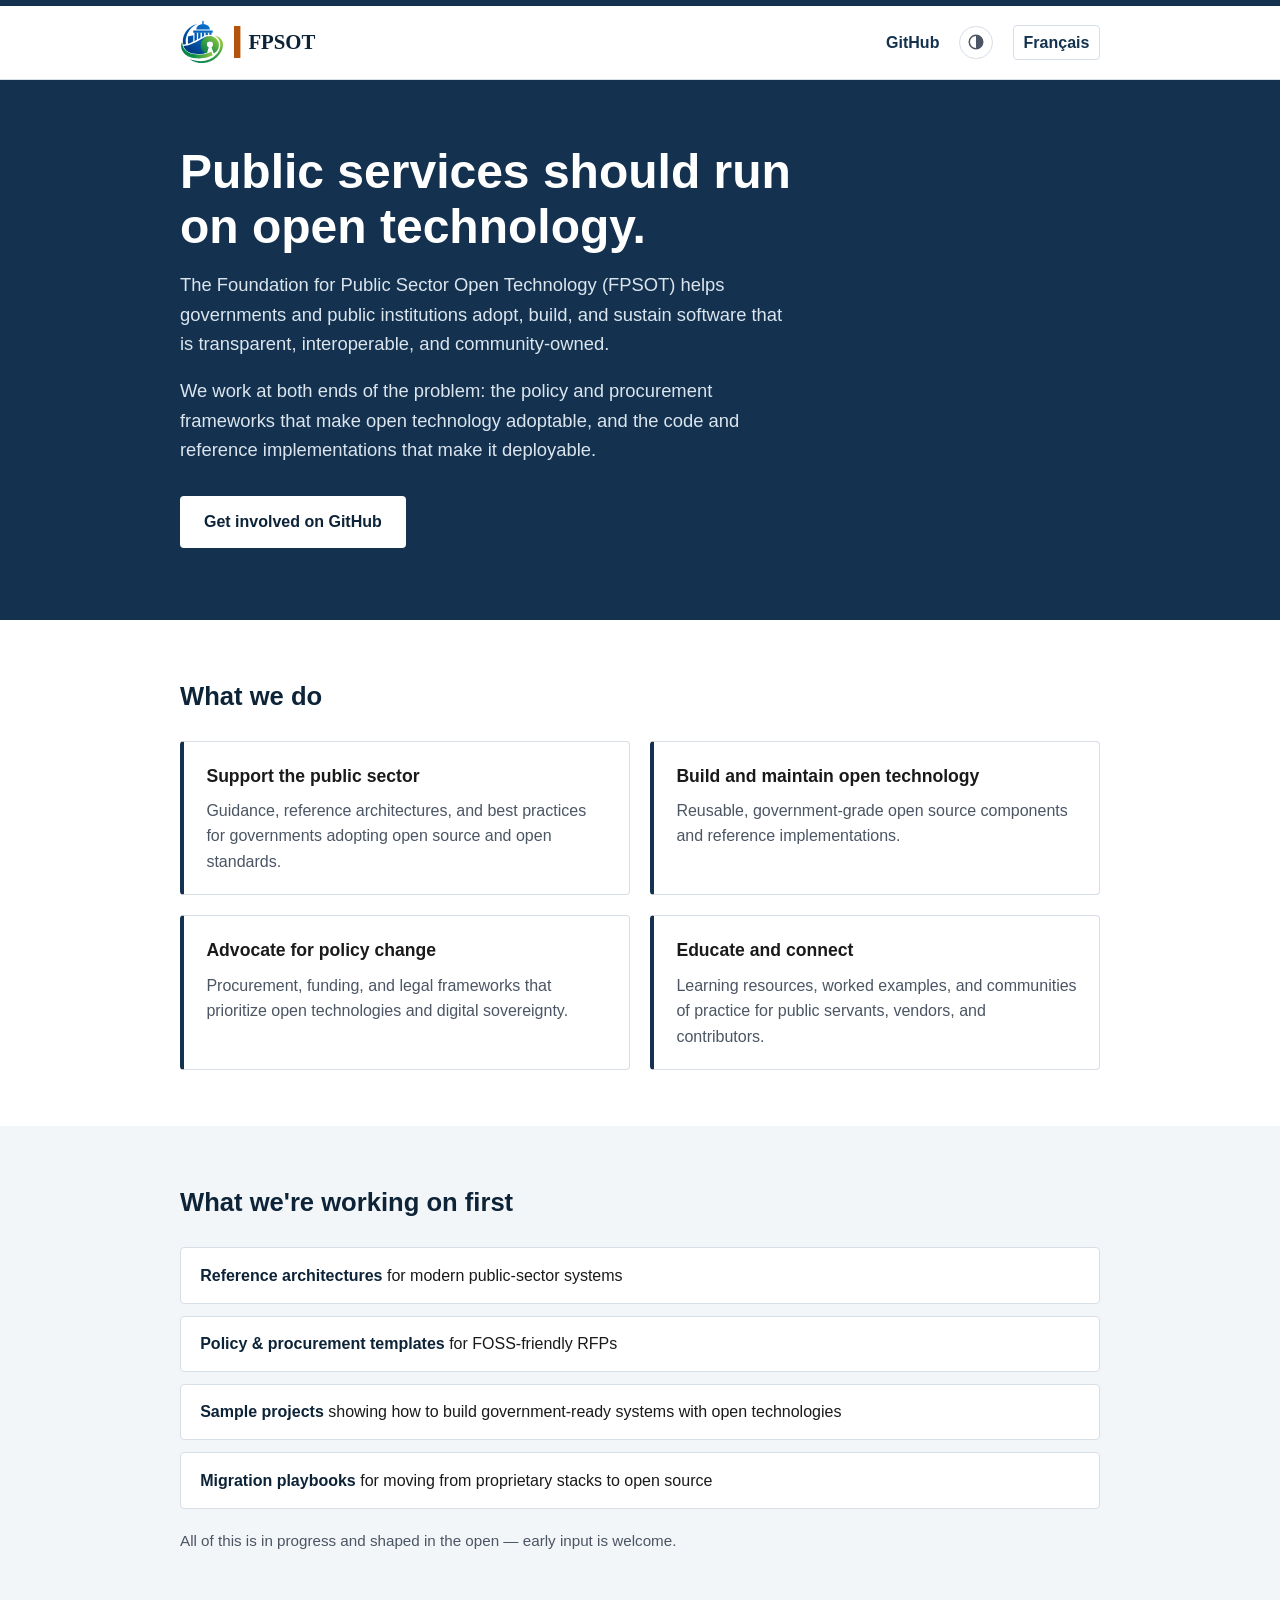
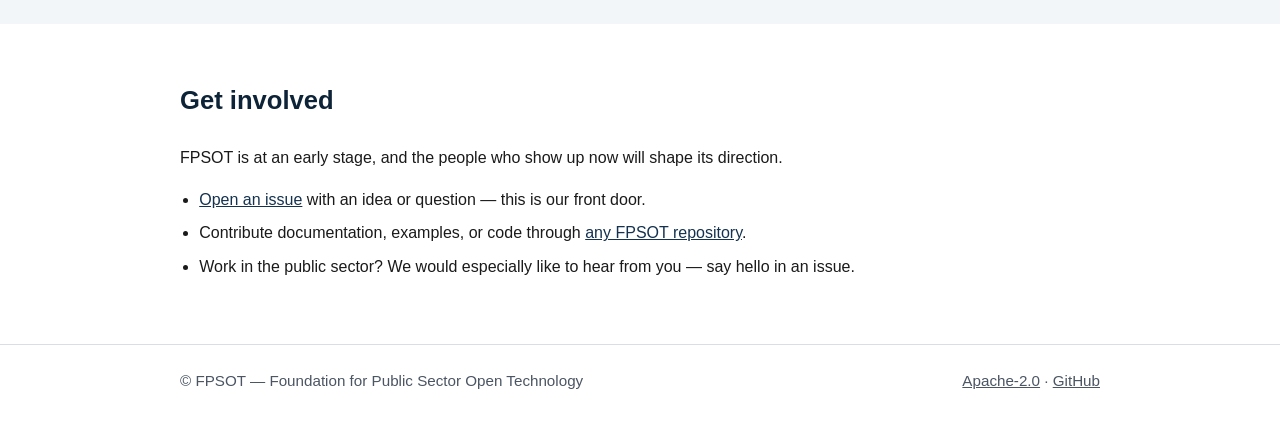
<file: index.html>
<!DOCTYPE html>
<html lang="en">
<head>
  <meta charset="utf-8">
  <meta name="viewport" content="width=device-width, initial-scale=1">
  <title>FPSOT — Foundation for Public Sector Open Technology</title>
  <meta name="description" content="FPSOT helps governments and public institutions adopt, build, and sustain free and open technologies.">
  <link rel="canonical" href="https://fpsot.org/">
  <link rel="alternate" hreflang="en" href="https://fpsot.org/">
  <link rel="alternate" hreflang="fr" href="https://fpsot.org/fr/">
  <link rel="alternate" hreflang="x-default" href="https://fpsot.org/">
  <meta property="og:type" content="website">
  <meta property="og:title" content="FPSOT — Foundation for Public Sector Open Technology">
  <meta property="og:description" content="Where public sector meets open innovation. Helping governments adopt, build, and sustain free and open technologies.">
  <meta property="og:url" content="https://fpsot.org/">
  <link rel="icon" href="assets/fpsot-logo.svg" type="image/svg+xml">
  <meta name="theme-color" content="#ffffff" media="(prefers-color-scheme: light)">
  <meta name="theme-color" content="#0e1620" media="(prefers-color-scheme: dark)">
  <link rel="stylesheet" href="assets/style.css">
  <script>
    (function () {
      try {
        var s = localStorage.getItem("fpsot-color-scheme");
        if (s === "light" || s === "dark") document.documentElement.dataset.theme = s;
      } catch (e) {}
    })();
  </script>
  <script src="assets/js/theme.js" defer></script>
</head>
<body>
  <header class="site-header">
    <div class="container">
      <a class="brand" href="/"><img class="emblem" src="assets/fpsot-logo.svg" alt=""><svg class="wordmark" viewBox="0 0 132 40" role="img" aria-label="FPSOT home"><rect class="bar" x="0" y="0" width="8" height="40"/><text x="18" y="29" font-family="Georgia, 'Times New Roman', serif" font-size="26" font-weight="bold">FPSOT</text></svg></a>
      <nav aria-label="Site">
        <a href="https://github.com/fpsot-org">GitHub</a>
        <button class="theme-toggle" id="theme-toggle" type="button" hidden>
          <svg class="icon-system" viewBox="0 0 24 24" width="18" height="18" aria-hidden="true" focusable="false" fill="none" stroke="currentColor" stroke-width="2"><circle cx="12" cy="12" r="9"/><path d="M 12 3 a 9 9 0 0 1 0 18 Z" fill="currentColor" stroke="none"/></svg>
          <svg class="icon-light" viewBox="0 0 24 24" width="18" height="18" aria-hidden="true" focusable="false" fill="none" stroke="currentColor" stroke-width="2" stroke-linecap="round"><circle cx="12" cy="12" r="5"/><path d="M12 1v2M12 21v2M4.22 4.22l1.42 1.42M18.36 18.36l1.42 1.42M1 12h2M21 12h2M4.22 19.78l1.42-1.42M18.36 5.64l1.42-1.42"/></svg>
          <svg class="icon-dark" viewBox="0 0 24 24" width="18" height="18" aria-hidden="true" focusable="false" fill="none" stroke="currentColor" stroke-width="2" stroke-linejoin="round"><path d="M21 12.79A9 9 0 1 1 11.21 3 7 7 0 0 0 21 12.79z"/></svg>
        </button>
        <a class="lang-switch" href="/fr/" lang="fr" hreflang="fr">Français</a>
      </nav>
    </div>
  </header>

  <main>
    <section class="hero">
      <div class="container">
        <h1>Public services should run on open technology.</h1>
        <p>The Foundation for Public Sector Open Technology (FPSOT) helps governments and public institutions adopt, build, and sustain software that is transparent, interoperable, and community-owned.</p>
        <p>We work at both ends of the problem: the policy and procurement frameworks that make open technology adoptable, and the code and reference implementations that make it deployable.</p>
        <a class="cta-button" href="https://github.com/fpsot-org">Get involved on GitHub</a>
      </div>
    </section>

    <section class="pillars" id="what-we-do">
      <div class="container">
        <h2>What we do</h2>
        <div class="grid">
          <div class="card">
            <h3>Support the public sector</h3>
            <p>Guidance, reference architectures, and best practices for governments adopting open source and open standards.</p>
          </div>
          <div class="card">
            <h3>Build and maintain open technology</h3>
            <p>Reusable, government-grade open source components and reference implementations.</p>
          </div>
          <div class="card">
            <h3>Advocate for policy change</h3>
            <p>Procurement, funding, and legal frameworks that prioritize open technologies and digital sovereignty.</p>
          </div>
          <div class="card">
            <h3>Educate and connect</h3>
            <p>Learning resources, worked examples, and communities of practice for public servants, vendors, and contributors.</p>
          </div>
        </div>
      </div>
    </section>

    <section class="focus" id="focus-areas">
      <div class="container">
        <h2>What we're working on first</h2>
        <ul class="focus-list">
          <li><strong>Reference architectures</strong> for modern public-sector systems</li>
          <li><strong>Policy &amp; procurement templates</strong> for FOSS-friendly RFPs</li>
          <li><strong>Sample projects</strong> showing how to build government-ready systems with open technologies</li>
          <li><strong>Migration playbooks</strong> for moving from proprietary stacks to open source</li>
        </ul>
        <p class="status">All of this is in progress and shaped in the open — early input is welcome.</p>
      </div>
    </section>

    <section class="get-involved" id="get-involved">
      <div class="container">
        <h2>Get involved</h2>
        <p>FPSOT is at an early stage, and the people who show up now will shape its direction.</p>
        <ul>
          <li><a href="https://github.com/fpsot-org/.github/issues">Open an issue</a> with an idea or question — this is our front door.</li>
          <li>Contribute documentation, examples, or code through <a href="https://github.com/fpsot-org">any FPSOT repository</a>.</li>
          <li>Work in the public sector? We would especially like to hear from you — say hello in an issue.</li>
        </ul>
      </div>
    </section>
  </main>

  <footer class="site-footer">
    <div class="container">
      <span>© FPSOT — Foundation for Public Sector Open Technology</span>
      <span><a href="https://github.com/fpsot-org/fpsot-org.github.io/blob/main/LICENSE">Apache-2.0</a> · <a href="https://github.com/fpsot-org">GitHub</a></span>
    </div>
  </footer>
</body>
</html>
</file>
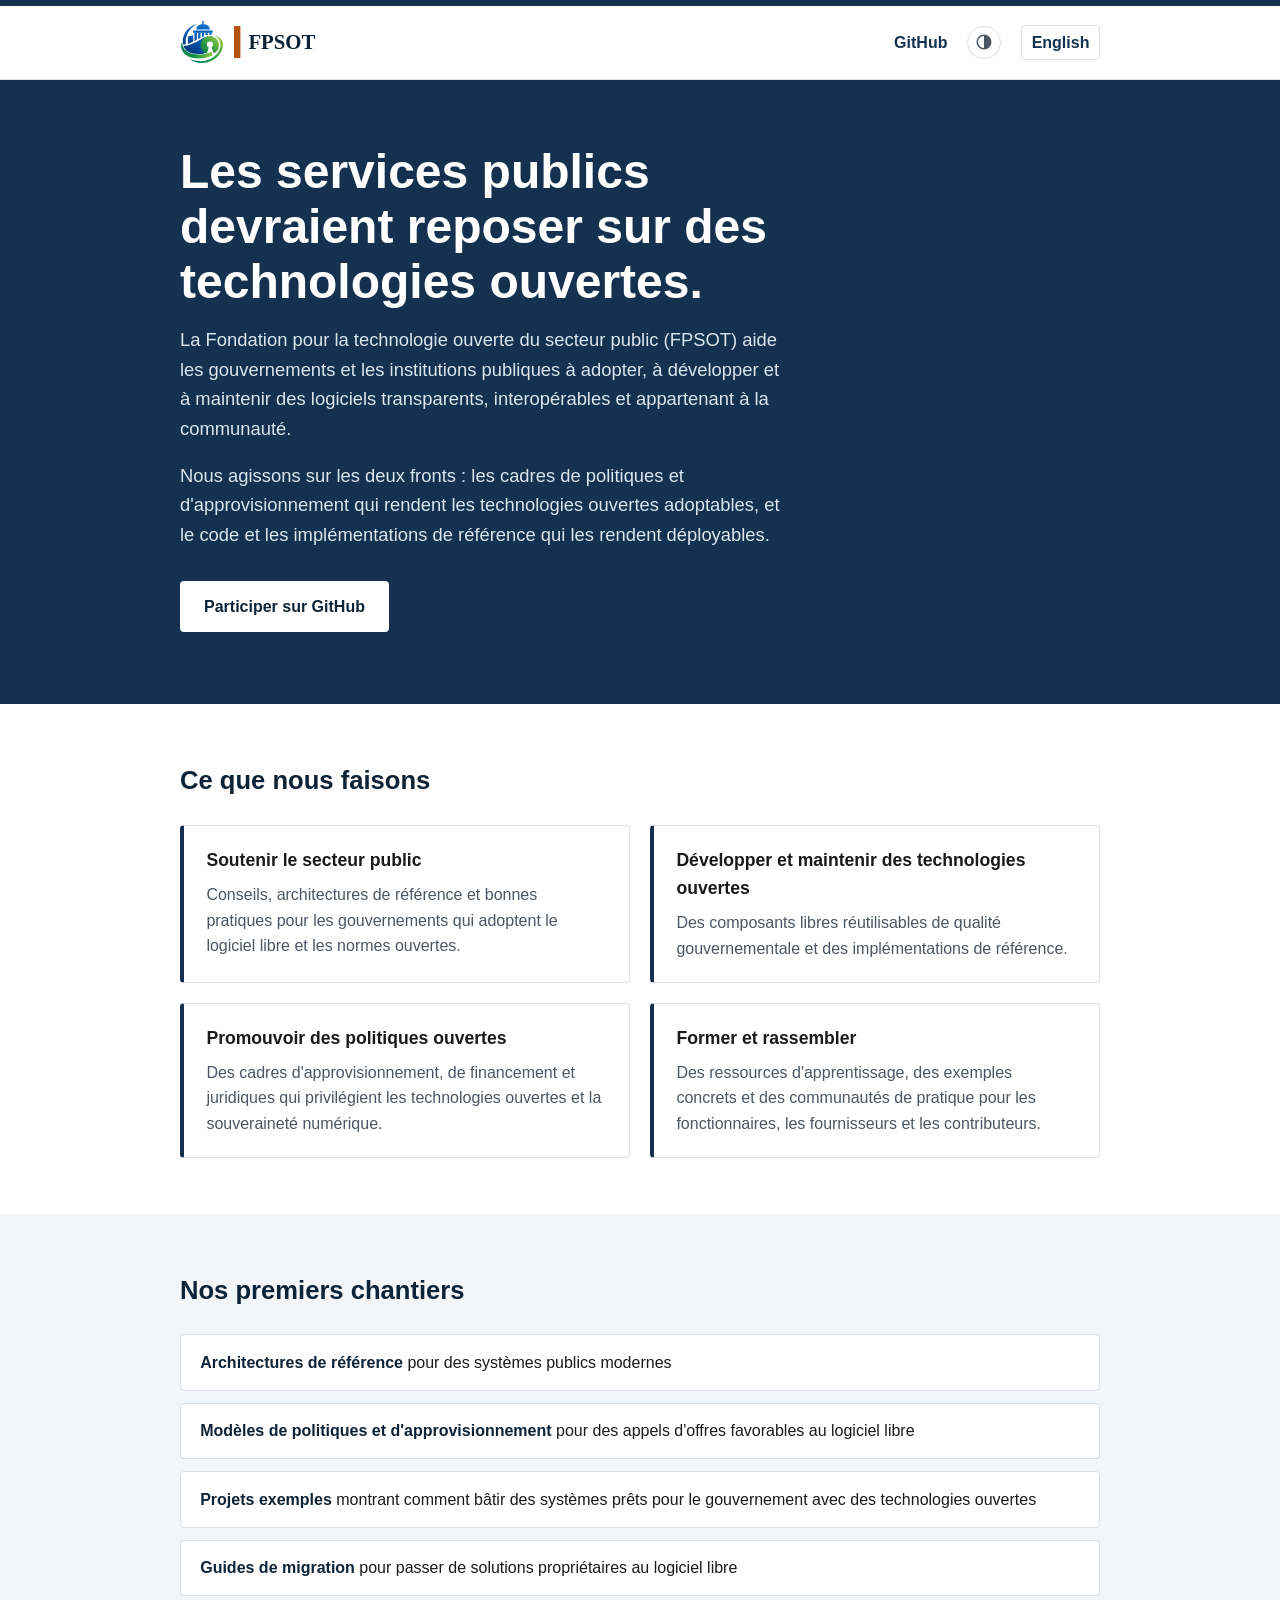
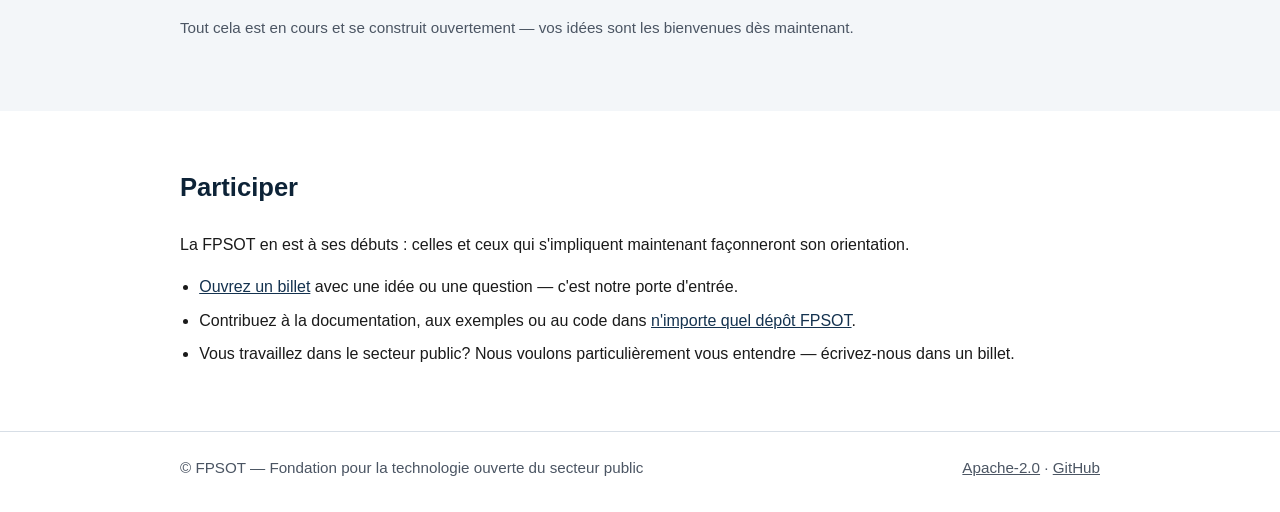
<file: fr/index.html>
<!DOCTYPE html>
<html lang="fr">
<head>
  <meta charset="utf-8">
  <meta name="viewport" content="width=device-width, initial-scale=1">
  <title>FPSOT — Fondation pour la technologie ouverte du secteur public</title>
  <meta name="description" content="La FPSOT aide les gouvernements et les institutions publiques à adopter, à développer et à maintenir des technologies libres et ouvertes.">
  <link rel="canonical" href="https://fpsot.org/fr/">
  <link rel="alternate" hreflang="en" href="https://fpsot.org/">
  <link rel="alternate" hreflang="fr" href="https://fpsot.org/fr/">
  <link rel="alternate" hreflang="x-default" href="https://fpsot.org/">
  <meta property="og:type" content="website">
  <meta property="og:title" content="FPSOT — Fondation pour la technologie ouverte du secteur public">
  <meta property="og:description" content="Là où le secteur public rencontre l'innovation ouverte. Aider les gouvernements à adopter, à développer et à maintenir des technologies libres et ouvertes.">
  <meta property="og:url" content="https://fpsot.org/fr/">
  <link rel="icon" href="../assets/fpsot-logo.svg" type="image/svg+xml">
  <meta name="theme-color" content="#ffffff" media="(prefers-color-scheme: light)">
  <meta name="theme-color" content="#0e1620" media="(prefers-color-scheme: dark)">
  <link rel="stylesheet" href="../assets/style.css">
  <script>
    (function () {
      try {
        var s = localStorage.getItem("fpsot-color-scheme");
        if (s === "light" || s === "dark") document.documentElement.dataset.theme = s;
      } catch (e) {}
    })();
  </script>
  <script src="../assets/js/theme.js" defer></script>
</head>
<body>
  <header class="site-header">
    <div class="container">
      <a class="brand" href="/fr/"><img class="emblem" src="../assets/fpsot-logo.svg" alt=""><svg class="wordmark" viewBox="0 0 132 40" role="img" aria-label="Accueil FPSOT"><rect class="bar" x="0" y="0" width="8" height="40"/><text x="18" y="29" font-family="Georgia, 'Times New Roman', serif" font-size="26" font-weight="bold">FPSOT</text></svg></a>
      <nav aria-label="Site">
        <a href="https://github.com/fpsot-org">GitHub</a>
        <button class="theme-toggle" id="theme-toggle" type="button" hidden>
          <svg class="icon-system" viewBox="0 0 24 24" width="18" height="18" aria-hidden="true" focusable="false" fill="none" stroke="currentColor" stroke-width="2"><circle cx="12" cy="12" r="9"/><path d="M 12 3 a 9 9 0 0 1 0 18 Z" fill="currentColor" stroke="none"/></svg>
          <svg class="icon-light" viewBox="0 0 24 24" width="18" height="18" aria-hidden="true" focusable="false" fill="none" stroke="currentColor" stroke-width="2" stroke-linecap="round"><circle cx="12" cy="12" r="5"/><path d="M12 1v2M12 21v2M4.22 4.22l1.42 1.42M18.36 18.36l1.42 1.42M1 12h2M21 12h2M4.22 19.78l1.42-1.42M18.36 5.64l1.42-1.42"/></svg>
          <svg class="icon-dark" viewBox="0 0 24 24" width="18" height="18" aria-hidden="true" focusable="false" fill="none" stroke="currentColor" stroke-width="2" stroke-linejoin="round"><path d="M21 12.79A9 9 0 1 1 11.21 3 7 7 0 0 0 21 12.79z"/></svg>
        </button>
        <a class="lang-switch" href="/" lang="en" hreflang="en">English</a>
      </nav>
    </div>
  </header>

  <main>
    <section class="hero">
      <div class="container">
        <h1>Les services publics devraient reposer sur des technologies ouvertes.</h1>
        <p>La Fondation pour la technologie ouverte du secteur public (FPSOT) aide les gouvernements et les institutions publiques à adopter, à développer et à maintenir des logiciels transparents, interopérables et appartenant à la communauté.</p>
        <p>Nous agissons sur les deux fronts : les cadres de politiques et d'approvisionnement qui rendent les technologies ouvertes adoptables, et le code et les implémentations de référence qui les rendent déployables.</p>
        <a class="cta-button" href="https://github.com/fpsot-org">Participer sur GitHub</a>
      </div>
    </section>

    <section class="pillars" id="what-we-do">
      <div class="container">
        <h2>Ce que nous faisons</h2>
        <div class="grid">
          <div class="card">
            <h3>Soutenir le secteur public</h3>
            <p>Conseils, architectures de référence et bonnes pratiques pour les gouvernements qui adoptent le logiciel libre et les normes ouvertes.</p>
          </div>
          <div class="card">
            <h3>Développer et maintenir des technologies ouvertes</h3>
            <p>Des composants libres réutilisables de qualité gouvernementale et des implémentations de référence.</p>
          </div>
          <div class="card">
            <h3>Promouvoir des politiques ouvertes</h3>
            <p>Des cadres d'approvisionnement, de financement et juridiques qui privilégient les technologies ouvertes et la souveraineté numérique.</p>
          </div>
          <div class="card">
            <h3>Former et rassembler</h3>
            <p>Des ressources d'apprentissage, des exemples concrets et des communautés de pratique pour les fonctionnaires, les fournisseurs et les contributeurs.</p>
          </div>
        </div>
      </div>
    </section>

    <section class="focus" id="focus-areas">
      <div class="container">
        <h2>Nos premiers chantiers</h2>
        <ul class="focus-list">
          <li><strong>Architectures de référence</strong> pour des systèmes publics modernes</li>
          <li><strong>Modèles de politiques et d'approvisionnement</strong> pour des appels d'offres favorables au logiciel libre</li>
          <li><strong>Projets exemples</strong> montrant comment bâtir des systèmes prêts pour le gouvernement avec des technologies ouvertes</li>
          <li><strong>Guides de migration</strong> pour passer de solutions propriétaires au logiciel libre</li>
        </ul>
        <p class="status">Tout cela est en cours et se construit ouvertement — vos idées sont les bienvenues dès maintenant.</p>
      </div>
    </section>

    <section class="get-involved" id="get-involved">
      <div class="container">
        <h2>Participer</h2>
        <p>La FPSOT en est à ses débuts : celles et ceux qui s'impliquent maintenant façonneront son orientation.</p>
        <ul>
          <li><a href="https://github.com/fpsot-org/.github/issues">Ouvrez un billet</a> avec une idée ou une question — c'est notre porte d'entrée.</li>
          <li>Contribuez à la documentation, aux exemples ou au code dans <a href="https://github.com/fpsot-org">n'importe quel dépôt FPSOT</a>.</li>
          <li>Vous travaillez dans le secteur public? Nous voulons particulièrement vous entendre — écrivez-nous dans un billet.</li>
        </ul>
      </div>
    </section>
  </main>

  <footer class="site-footer">
    <div class="container">
      <span>© FPSOT — Fondation pour la technologie ouverte du secteur public</span>
      <span><a href="https://github.com/fpsot-org/fpsot-org.github.io/blob/main/LICENSE">Apache-2.0</a> · <a href="https://github.com/fpsot-org">GitHub</a></span>
    </div>
  </footer>
</body>
</html>
</file>
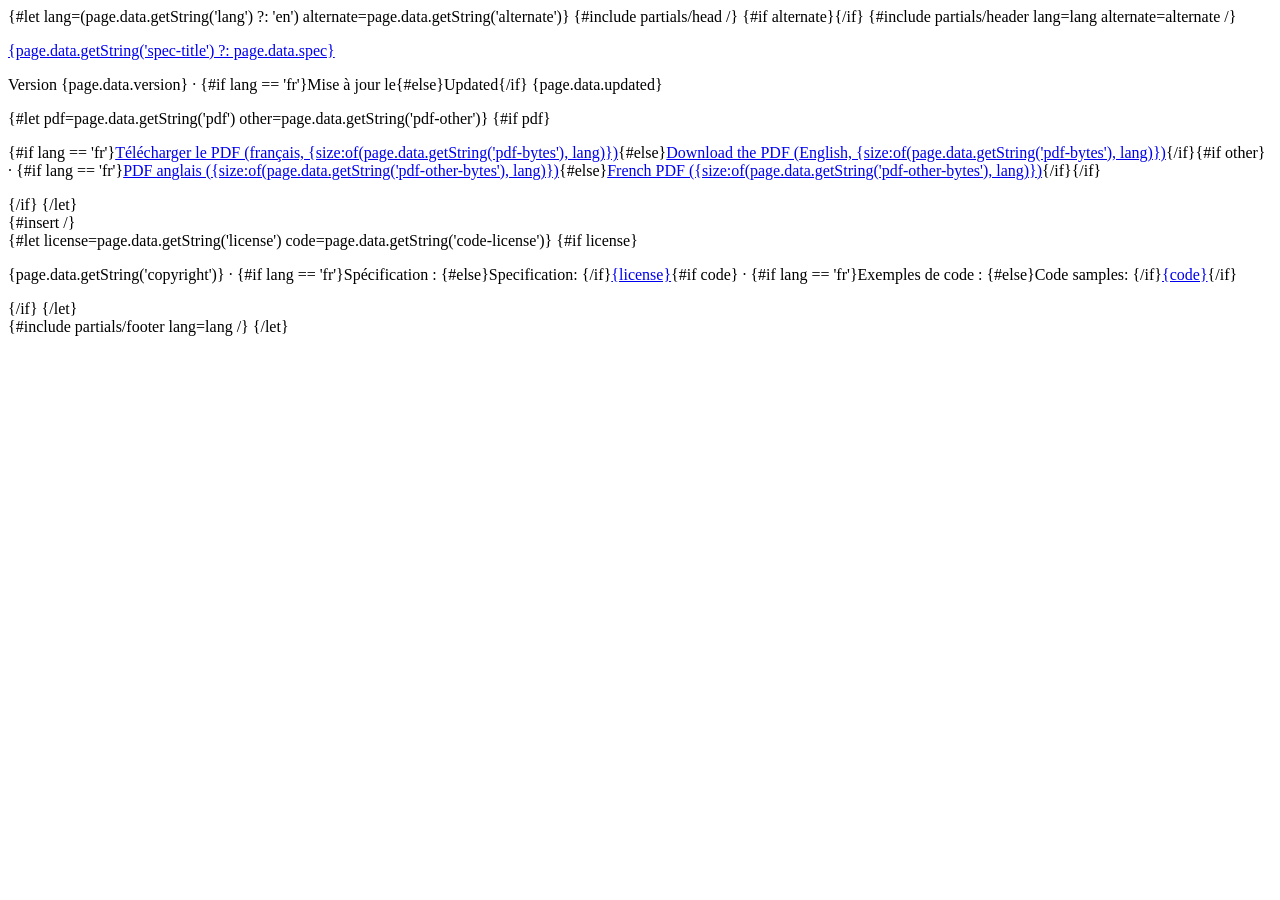
<file: templates/layouts/spec.html>
{#let lang=(page.data.getString('lang') ?: 'en') alternate=page.data.getString('alternate')}
<!DOCTYPE html>
<html lang="{lang}">
<head>
{#include partials/head /}
  <title>{page.title} — FPSOT</title>
  <link rel="canonical" href="https://fpsot.org{page.url.path}">
  {#if alternate}<link rel="alternate" hreflang="{#if lang == 'fr'}en{#else}fr{/if}" href="https://fpsot.org{alternate}">{/if}
</head>
<body>
{#include partials/header lang=lang alternate=alternate /}
  <main class="spec-page">
    <div class="container">
      <p class="spec-crumb"><a href="{#if lang == 'fr'}/fr{/if}/{page.data.spec}/">{page.data.getString('spec-title') ?: page.data.spec}</a></p>
      <p class="spec-meta">Version {page.data.version} · {#if lang == 'fr'}Mise à jour le{#else}Updated{/if} <time datetime="{page.data.updated}">{page.data.updated}</time></p>
      {#let pdf=page.data.getString('pdf') other=page.data.getString('pdf-other')}
      {#if pdf}
      <p class="spec-download">{#if lang == 'fr'}<a href="{pdf}" type="application/pdf" hreflang="fr">Télécharger le PDF (français, {size:of(page.data.getString('pdf-bytes'), lang)})</a>{#else}<a href="{pdf}" type="application/pdf" hreflang="en">Download the PDF (English, {size:of(page.data.getString('pdf-bytes'), lang)})</a>{/if}{#if other}<span aria-hidden="true"> · </span>{#if lang == 'fr'}<a href="{other}" type="application/pdf" hreflang="en">PDF anglais ({size:of(page.data.getString('pdf-other-bytes'), lang)})</a>{#else}<a href="{other}" type="application/pdf" hreflang="fr">French PDF ({size:of(page.data.getString('pdf-other-bytes'), lang)})</a>{/if}{/if}</p>
      {/if}
      {/let}
      <div class="spec-body">
{#insert /}
      </div>
      {#let license=page.data.getString('license') code=page.data.getString('code-license')}
      {#if license}
      <p class="spec-legal">{page.data.getString('copyright')}<span aria-hidden="true"> · </span>{#if lang == 'fr'}Spécification&nbsp;: {#else}Specification: {/if}<a href="{page.data.getString('license-url')}">{license}</a>{#if code}<span aria-hidden="true"> · </span>{#if lang == 'fr'}Exemples de code&nbsp;: {#else}Code samples: {/if}<a href="{page.data.getString('code-license-url')}">{code}</a>{/if}</p>
      {/if}
      {/let}
    </div>
  </main>
{#include partials/footer lang=lang /}
</body>
</html>
{/let}
</file>
<file: assets/style.css>
/* FPSOT — civic-institutional. Navy primary, restrained accent, system fonts. */

/* ---------- tokens ---------- */
:root {
  color-scheme: light dark;

  --navy: #14324f;
  --navy-dark: #0d2337;

  /* semantic — light */
  --paper: #ffffff;    /* page background */
  --wash: #f3f6f9;     /* alternate section background */
  --surface: #ffffff;  /* cards and list items */
  --ink: #1a1a1a;
  --muted: #4b5563;
  --line: #d7dee6;
  --link: var(--navy);
  --heading: var(--navy-dark);
  --brand: var(--navy); /* header rule, card edge */
  --accent: #b45309;    /* wordmark bar, focus ring */
}

/* Dark tokens apply when the OS prefers dark and the visitor hasn't forced light,
   or when the visitor forces dark with the toggle (data-theme is set by
   assets/js/theme.js and saved in localStorage "fpsot-color-scheme"). */
@media (prefers-color-scheme: dark) {
  :root:not([data-theme="light"]) {
    --paper: #0e1620;
    --wash: #121e2b;
    --surface: #172636;
    --ink: #e6edf3;
    --muted: #a3b3c2;
    --line: #2a3c4e;
    --link: #9cc7ee;
    --heading: #eef3f8;
    --brand: #5b8fc0;
    --accent: #e8913a;
  }
}

:root[data-theme="dark"] {
  --paper: #0e1620;
  --wash: #121e2b;
  --surface: #172636;
  --ink: #e6edf3;
  --muted: #a3b3c2;
  --line: #2a3c4e;
  --link: #9cc7ee;
  --heading: #eef3f8;
  --brand: #5b8fc0;
  --accent: #e8913a;
}

:root[data-theme="light"] { color-scheme: light; }
:root[data-theme="dark"] { color-scheme: dark; }

/* ---------- base ---------- */
* { box-sizing: border-box; }

body {
  margin: 0;
  font-family: -apple-system, BlinkMacSystemFont, "Segoe UI", Roboto,
    "Helvetica Neue", Arial, sans-serif;
  color: var(--ink);
  background: var(--paper);
  line-height: 1.6;
}

.container {
  max-width: 60rem;
  margin: 0 auto;
  padding: 0 1.25rem;
}

a { color: var(--link); }
a:focus-visible, button:focus-visible {
  outline: 3px solid var(--accent);
  outline-offset: 2px;
}

/* Header */
.site-header {
  border-top: 6px solid var(--brand);
  border-bottom: 1px solid var(--line);
}
.site-header .container {
  display: flex;
  align-items: center;
  justify-content: space-between;
  gap: 1rem;
  padding-top: 0.9rem;
  padding-bottom: 0.9rem;
}
.site-header .brand { display: flex; align-items: center; gap: 0.6rem; text-decoration: none; }
.site-header .brand img,
.site-header .brand svg { height: 2rem; width: auto; }
.site-header .brand img.emblem { height: 2.75rem; }
.wordmark .bar { fill: var(--accent); }
.wordmark text { fill: var(--heading); }
.site-header nav { display: flex; align-items: center; gap: 1.25rem; }
.site-header nav a { text-decoration: none; font-weight: 600; }
.lang-switch { border: 1px solid var(--line); border-radius: 4px; padding: 0.25rem 0.6rem; }

/* Theme toggle: one icon per state; no data-theme means "system" */
.theme-toggle {
  display: inline-flex;
  align-items: center;
  justify-content: center;
  width: 2.1rem;
  height: 2.1rem;
  padding: 0;
  color: var(--muted);
  background: transparent;
  border: 1px solid var(--line);
  border-radius: 50%;
  cursor: pointer;
}
.theme-toggle[hidden] { display: none; }
.theme-toggle:hover { color: var(--link); border-color: var(--link); }
.theme-toggle svg { display: none; }
:root:not([data-theme]) .theme-toggle .icon-system,
:root[data-theme="light"] .theme-toggle .icon-light,
:root[data-theme="dark"] .theme-toggle .icon-dark { display: block; }

/* Hero — navy in both schemes */
.hero { background: var(--navy); color: #ffffff; padding: 4rem 0 4.5rem; }
.hero h1 { font-size: clamp(1.9rem, 4.5vw, 3rem); line-height: 1.15; margin: 0 0 1rem; max-width: 40rem; }
.hero p { font-size: 1.15rem; max-width: 38rem; margin: 0 0 1.1rem; color: #dbe5ee; }
.hero p:last-of-type { margin-bottom: 2rem; }
.cta-button {
  display: inline-block;
  background: #ffffff;
  color: var(--navy-dark);
  font-weight: 700;
  text-decoration: none;
  padding: 0.8rem 1.5rem;
  border-radius: 4px;
}
.cta-button:hover { background: #f3f6f9; }

/* Sections */
main section { padding: 3.5rem 0; }
main section h2 { font-size: 1.6rem; margin: 0 0 1.5rem; color: var(--heading); }

/* Pillars */
.pillars { background: var(--paper); }
.pillars .grid {
  display: grid;
  grid-template-columns: repeat(2, 1fr);
  gap: 1.25rem;
}
.card { background: var(--surface); border: 1px solid var(--line); border-left: 4px solid var(--brand); border-radius: 4px; padding: 1.25rem 1.4rem; }
.card h3 { margin: 0 0 0.5rem; font-size: 1.1rem; }
.card p { margin: 0; color: var(--muted); }

/* Focus areas */
.focus { background: var(--wash); }
.focus-list { list-style: none; margin: 0; padding: 0; display: grid; gap: 0.75rem; }
.focus-list li { background: var(--surface); border: 1px solid var(--line); border-radius: 4px; padding: 0.9rem 1.2rem; }
.focus-list strong { color: var(--heading); }
.focus .status { color: var(--muted); font-size: 0.95rem; margin-top: 1.25rem; }

/* Get involved */
.get-involved ul { margin: 0; padding-left: 1.2rem; }
.get-involved li { margin-bottom: 0.5rem; }

/* Footer */
.site-footer { border-top: 1px solid var(--line); padding: 1.5rem 0 2rem; color: var(--muted); font-size: 0.95rem; }
.site-footer .container { display: flex; flex-wrap: wrap; gap: 0.5rem 2rem; justify-content: space-between; }
.site-footer a { color: var(--muted); }

@media (max-width: 40rem) {
  .pillars .grid { grid-template-columns: 1fr; }
  .hero { padding: 3rem 0; }
  .site-header .container { gap: 0.6rem; }
  .site-header .brand { gap: 0.45rem; }
  .site-header .brand img.emblem { height: 2.25rem; }
  .site-header .brand svg.wordmark { height: 1.6rem; }
  .site-header nav { gap: 0.6rem; }
  .lang-switch { padding: 0.25rem 0.45rem; }
}
</file>
